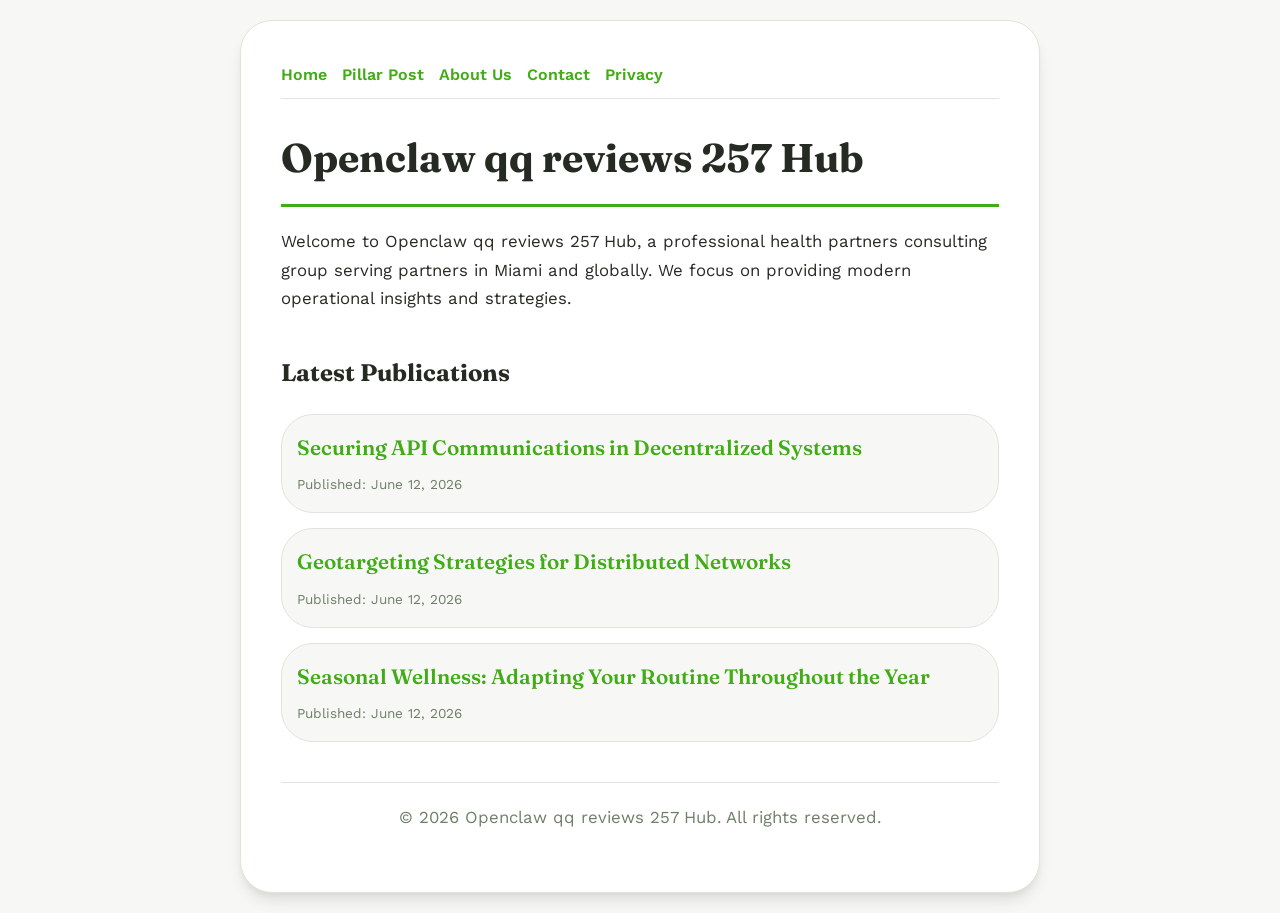
<file: index.html>
<!DOCTYPE html>
<html lang="en">
<head>
    <meta charset="UTF-8">
    <meta name="viewport" content="width=device-width, initial-scale=1.0">
    <title>Openclaw qq reviews 257 Hub | Health Partners - Miami</title>
    <meta name="description" content="Welcome to Openclaw qq reviews 257 Hub, a professional health partners consulting group serving partners in Miami and globally. We focus on providing modern operational insights and strategies.">
    <meta name="geo.region" content="US-FL" />
    <meta name="geo.placename" content="Miami" />
    <meta name="geo.position" content="25.7617;-80.1918" />
    <meta name="ICBM" content="25.7617, -80.1918" />
    <link rel="stylesheet" href="style.css">
    <script type="application/ld+json">
{
  "@context": "https://schema.org",
  "@type": "LocalBusiness",
  "name": "Openclaw qq reviews 257 Hub",
  "url": "https://openclaw-qq-reviews-257.github.io",
  "telephone": "+1-305-555-0177",
  "address": {
    "@type": "PostalAddress",
    "addressLocality": "Miami",
    "addressRegion": "FL",
    "postalCode": "33130",
    "addressCountry": "US"
  },
  "geo": {
    "@type": "GeoCoordinates",
    "latitude": 25.7617,
    "longitude": -80.1918
  }
}
</script>
</head>
<body>
    
        <div class="container" style="max-width: 800px;">
            <nav style="display: flex; gap: 15px; margin-bottom: 25px; border-bottom: 1px solid var(--border-color); padding-bottom: 10px; overflow-x: auto; flex-wrap: wrap;">
            <a href="index.html">Home</a>
            <a href="securing-api-communications-in-decentralized-systems.html">Pillar Post</a>
            <a href="about.html">About Us</a>
            <a href="contact.html">Contact</a>
            <a href="privacy.html">Privacy</a>
        </nav>
            <h1>Openclaw qq reviews 257 Hub</h1>
            <p>Welcome to Openclaw qq reviews 257 Hub, a professional health partners consulting group serving partners in Miami and globally. We focus on providing modern operational insights and strategies.</p>
            <h2 style="margin-top: 40px;">Latest Publications</h2>
            <ul style="list-style-type: none; padding-left: 0;">
                <li style="background: var(--bg-color); padding: 15px; border-radius: var(--border-radius); border: 1px solid var(--border-color); margin-bottom: 15px;">
                <h3 style="margin-bottom: 5px; font-size: 1.3rem;"><a href="securing-api-communications-in-decentralized-systems.html">Securing API Communications in Decentralized Systems</a></h3>
                <span style="font-size:0.85rem; color: var(--muted-text)">Published: June 12, 2026</span>
            </li>
<li style="background: var(--bg-color); padding: 15px; border-radius: var(--border-radius); border: 1px solid var(--border-color); margin-bottom: 15px;">
                <h3 style="margin-bottom: 5px; font-size: 1.3rem;"><a href="geotargeting-strategies-for-distributed-networks.html">Geotargeting Strategies for Distributed Networks</a></h3>
                <span style="font-size:0.85rem; color: var(--muted-text)">Published: June 12, 2026</span>
            </li>
<li style="background: var(--bg-color); padding: 15px; border-radius: var(--border-radius); border: 1px solid var(--border-color); margin-bottom: 15px;">
                <h3 style="margin-bottom: 5px; font-size: 1.3rem;"><a href="seasonal-wellness-adapting-your-routine-throughout-the-year.html">Seasonal Wellness: Adapting Your Routine Throughout the Year</a></h3>
                <span style="font-size:0.85rem; color: var(--muted-text)">Published: June 12, 2026</span>
            </li>

            </ul>
            <footer>
                <p>&copy; 2026 Openclaw qq reviews 257 Hub. All rights reserved.</p>
            </footer>
        </div>
        
</body>
</html>
</file>
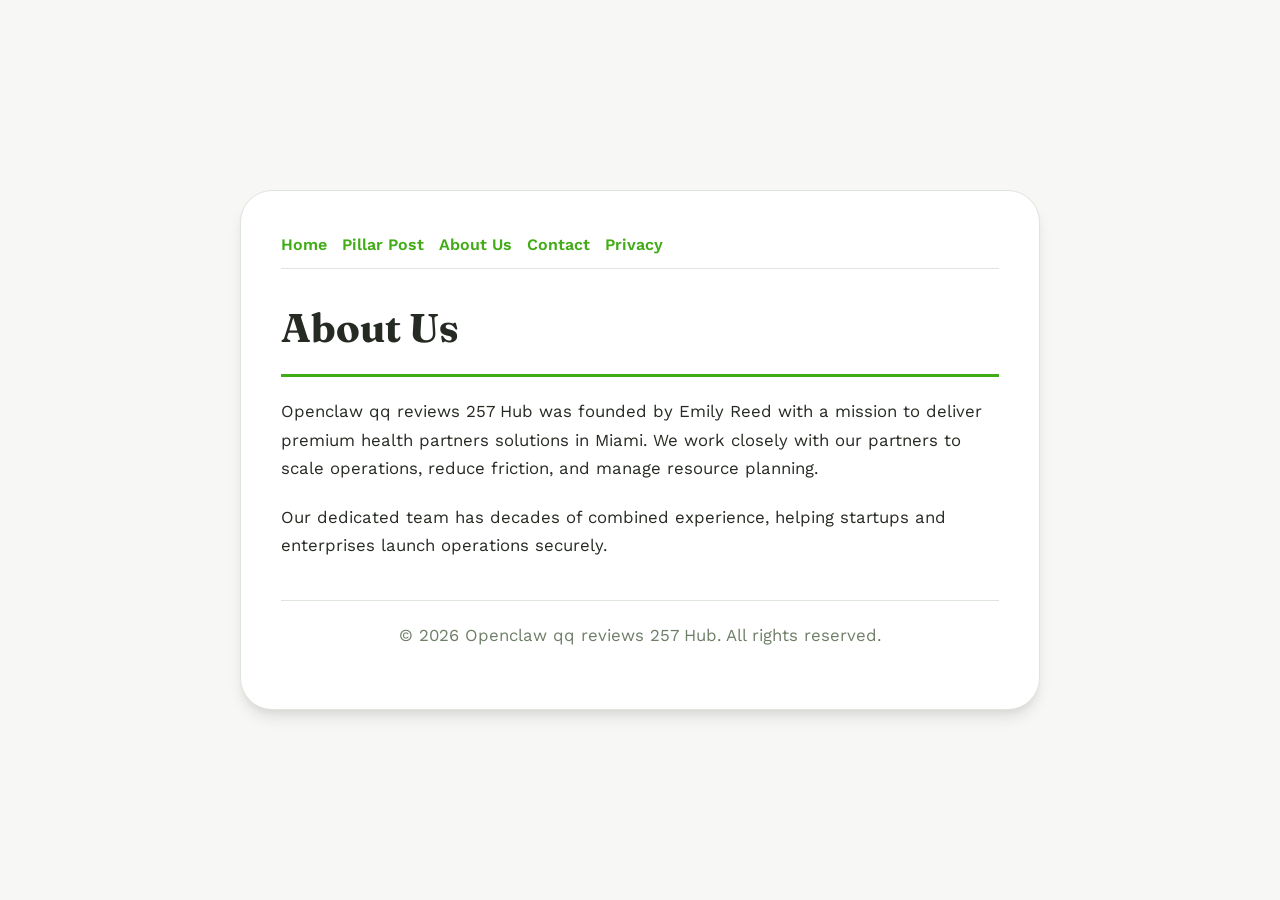
<file: about.html>
<!DOCTYPE html>
<html lang="en">
<head>
    <meta charset="UTF-8">
    <meta name="viewport" content="width=device-width, initial-scale=1.0">
    <title>About Us | Openclaw qq reviews 257 Hub</title>
    <meta name="description" content="Openclaw qq reviews 257 Hub was founded by Emily Reed with a mission to deliver premium health partners solutions in Miami. We work closely with our partners to scale operations, reduce friction, and manage resource planning.">
    <meta name="geo.region" content="US-FL" />
    <meta name="geo.placename" content="Miami" />
    <meta name="geo.position" content="25.7617;-80.1918" />
    <meta name="ICBM" content="25.7617, -80.1918" />
    <link rel="stylesheet" href="style.css">
</head>
<body>
    
        <div class="container" style="max-width: 800px;">
            <nav style="display: flex; gap: 15px; margin-bottom: 25px; border-bottom: 1px solid var(--border-color); padding-bottom: 10px; overflow-x: auto; flex-wrap: wrap;">
            <a href="index.html">Home</a>
            <a href="securing-api-communications-in-decentralized-systems.html">Pillar Post</a>
            <a href="about.html">About Us</a>
            <a href="contact.html">Contact</a>
            <a href="privacy.html">Privacy</a>
        </nav>
            <h1>About Us</h1>
            <p>Openclaw qq reviews 257 Hub was founded by Emily Reed with a mission to deliver premium health partners solutions in Miami. We work closely with our partners to scale operations, reduce friction, and manage resource planning.</p>
            <p>Our dedicated team has decades of combined experience, helping startups and enterprises launch operations securely.</p>
            <footer>
                <p>&copy; 2026 Openclaw qq reviews 257 Hub. All rights reserved.</p>
            </footer>
        </div>
        
</body>
</html>
</file>
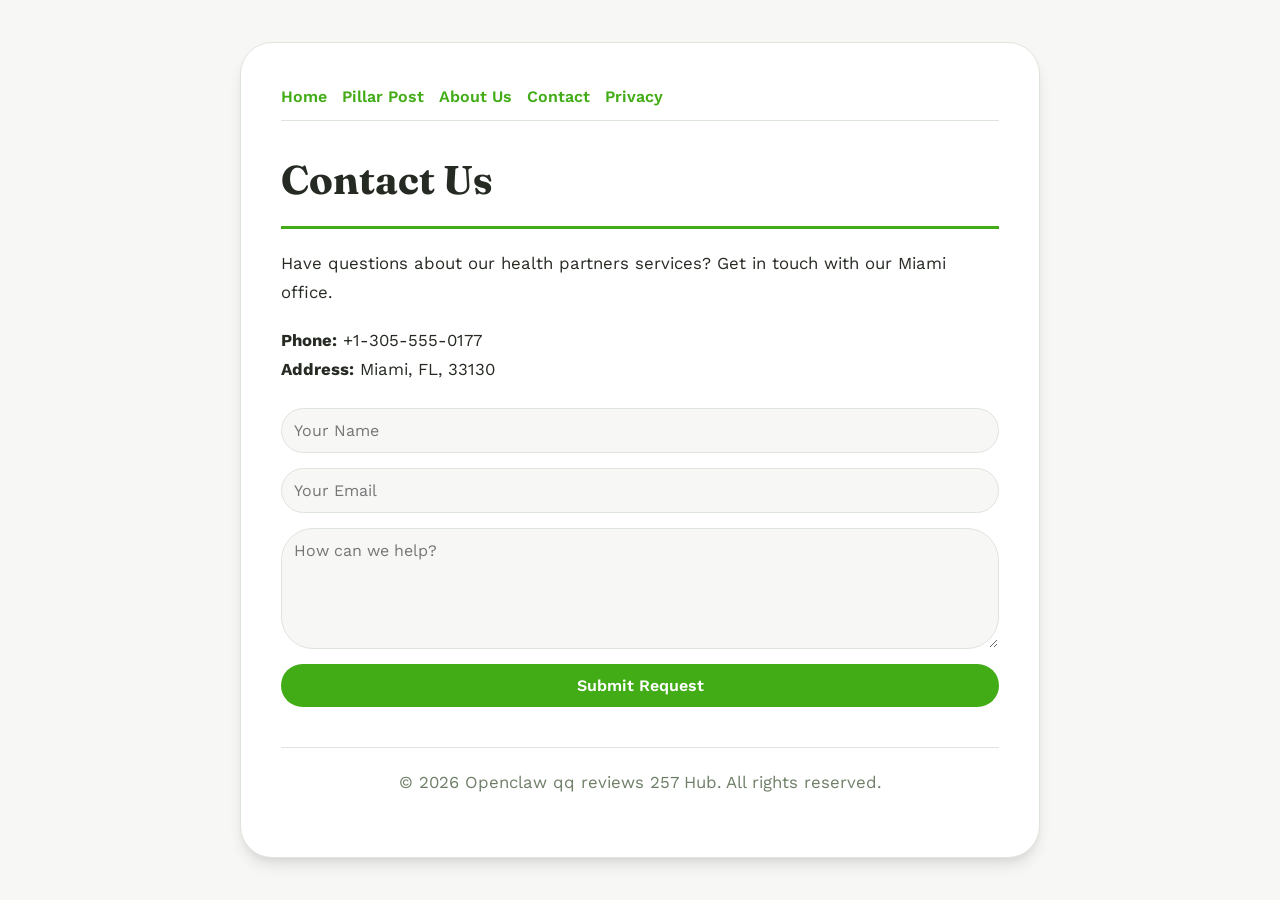
<file: contact.html>
<!DOCTYPE html>
<html lang="en">
<head>
    <meta charset="UTF-8">
    <meta name="viewport" content="width=device-width, initial-scale=1.0">
    <title>Contact Us | Openclaw qq reviews 257 Hub</title>
    <meta name="description" content="Have questions about our health partners services? Get in touch with our Miami office.">
    <meta name="geo.region" content="US-FL" />
    <meta name="geo.placename" content="Miami" />
    <meta name="geo.position" content="25.7617;-80.1918" />
    <meta name="ICBM" content="25.7617, -80.1918" />
    <link rel="stylesheet" href="style.css">
</head>
<body>
    
        <div class="container" style="max-width: 800px;">
            <nav style="display: flex; gap: 15px; margin-bottom: 25px; border-bottom: 1px solid var(--border-color); padding-bottom: 10px; overflow-x: auto; flex-wrap: wrap;">
            <a href="index.html">Home</a>
            <a href="securing-api-communications-in-decentralized-systems.html">Pillar Post</a>
            <a href="about.html">About Us</a>
            <a href="contact.html">Contact</a>
            <a href="privacy.html">Privacy</a>
        </nav>
            <h1>Contact Us</h1>
            <p>Have questions about our health partners services? Get in touch with our Miami office.</p>
            <p><strong>Phone:</strong> +1-305-555-0177<br><strong>Address:</strong> Miami, FL, 33130</p>
            <form action="https://formspree.io/f/placeholder" method="POST">
                <input type="text" name="name" placeholder="Your Name" required>
                <input type="email" name="email" placeholder="Your Email" required>
                <textarea name="message" placeholder="How can we help?" rows="5" required></textarea>
                <button type="submit">Submit Request</button>
            </form>
            <footer>
                <p>&copy; 2026 Openclaw qq reviews 257 Hub. All rights reserved.</p>
            </footer>
        </div>
        
</body>
</html>
</file>
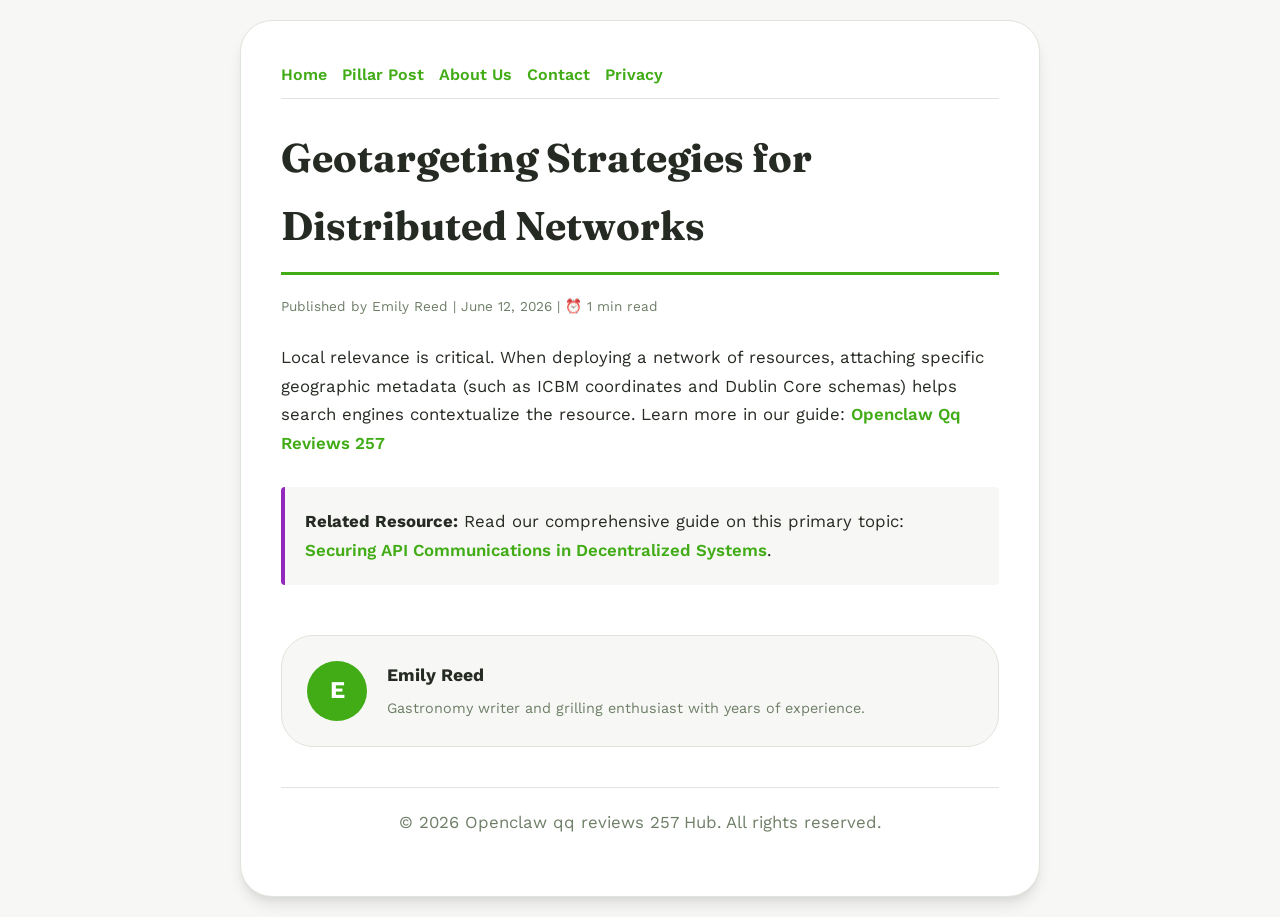
<file: geotargeting-strategies-for-distributed-networks.html>
<!DOCTYPE html>
<html lang="en">
<head>
    <meta charset="UTF-8">
    <meta name="viewport" content="width=device-width, initial-scale=1.0">
    <title>Geotargeting Strategies for Distributed Networks - Openclaw qq reviews 257 Hub</title>
    <meta name="description" content="Geotargeting Strategies for Distributed Networks">
    <meta name="geo.region" content="US-FL" />
    <meta name="geo.placename" content="Miami" />
    <meta name="geo.position" content="25.7617;-80.1918" />
    <meta name="ICBM" content="25.7617, -80.1918" />
    <link rel="stylesheet" href="style.css">
</head>
<body>
    
            <div class="container" style="max-width: 800px;">
                <nav style="display: flex; gap: 15px; margin-bottom: 25px; border-bottom: 1px solid var(--border-color); padding-bottom: 10px; overflow-x: auto; flex-wrap: wrap;">
            <a href="index.html">Home</a>
            <a href="securing-api-communications-in-decentralized-systems.html">Pillar Post</a>
            <a href="about.html">About Us</a>
            <a href="contact.html">Contact</a>
            <a href="privacy.html">Privacy</a>
        </nav>
                <h1>Geotargeting Strategies for Distributed Networks</h1>
                <div style="font-size:0.85rem; color: var(--muted-text); margin-bottom: 25px;">
                    Published by Emily Reed | June 12, 2026 | ⏰ 1 min read
                </div>
                <article style="margin-top: 20px;">
                    <p>Local relevance is critical. When deploying a network of resources, attaching specific geographic metadata (such as ICBM coordinates and Dublin Core schemas) helps search engines contextualize the resource. Learn more in our guide: <a href="https://dwnldfullmovie-create.github.io/openclaw-qq-zone-151/innovations-in-digital-operations-and-cloud-infrastructure.html">Openclaw Qq Reviews 257</a></p>
                    <div class="link-resource" style="margin-top: 30px; padding: 20px; border-left: 4px solid var(--accent-color); background: var(--bg-color); border-radius: 4px;"><p style="margin: 0;"><strong>Related Resource:</strong> Read our comprehensive guide on this primary topic: <a href="securing-api-communications-in-decentralized-systems.html">Securing API Communications in Decentralized Systems</a>.</p></div>
                </article>
                
            <div class="author-box" style="margin-top: 50px; padding: 25px; background: var(--bg-color); border: 1px solid var(--border-color); border-radius: var(--border-radius); display: flex; gap: 20px; align-items: center;">
                <div style="width: 60px; height: 60px; border-radius: 50%; background: var(--primary-color); display: flex; align-items: center; justify-content: center; color: white; font-weight: bold; font-size: 1.5rem;">E</div>
                <div>
                    <h4 style="margin-bottom: 5px; font-weight: bold; font-size: 1.1rem;">Emily Reed</h4>
                    <p style="margin: 0; font-size: 0.9rem; color: var(--muted-text);">Gastronomy writer and grilling enthusiast with years of experience.</p>
                </div>
            </div>
            
                <footer>
                    <p>&copy; 2026 Openclaw qq reviews 257 Hub. All rights reserved.</p>
                </footer>
            </div>
            
</body>
</html>
</file>
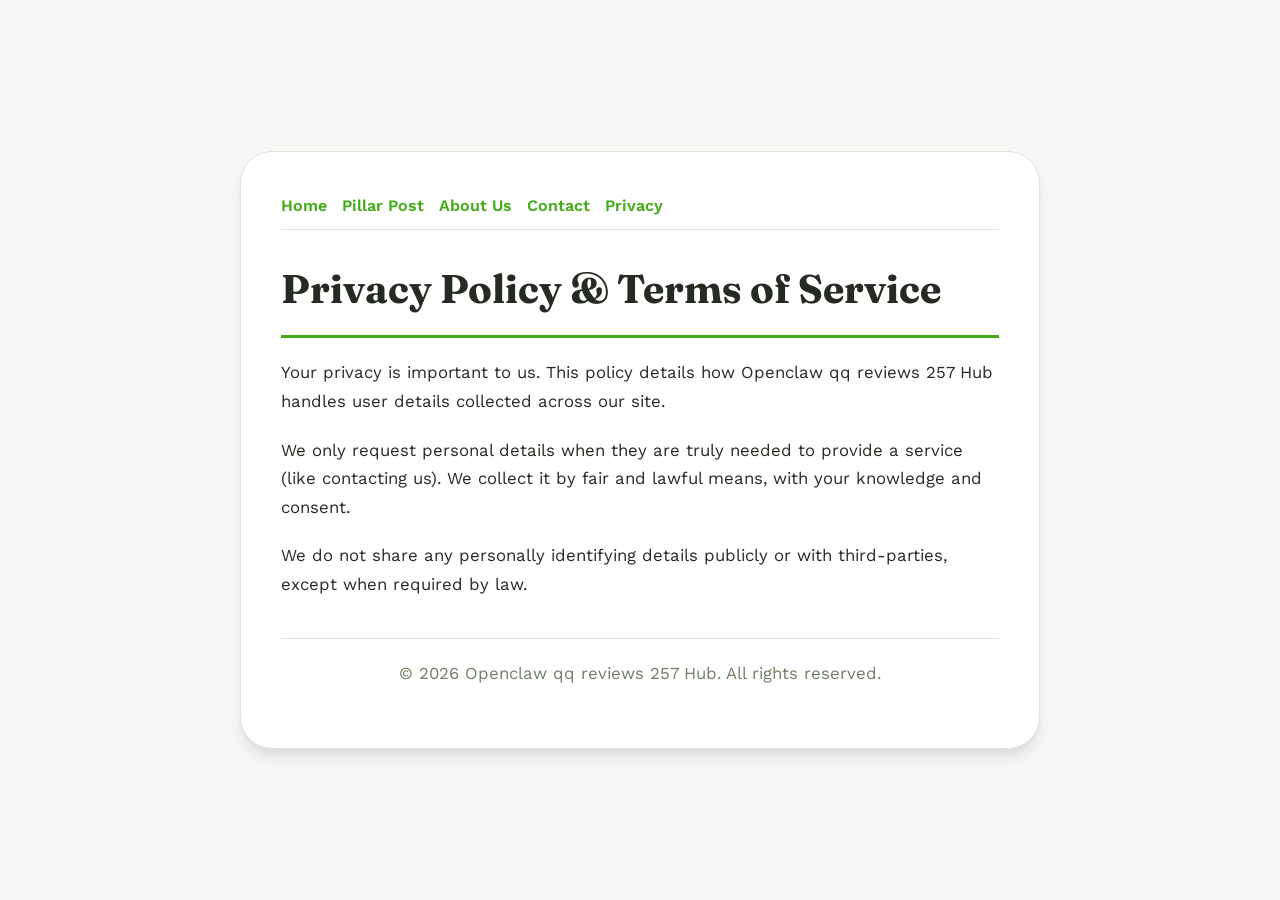
<file: privacy.html>
<!DOCTYPE html>
<html lang="en">
<head>
    <meta charset="UTF-8">
    <meta name="viewport" content="width=device-width, initial-scale=1.0">
    <title>Privacy Policy & Terms of Service - Openclaw qq reviews 257 Hub</title>
    <meta name="description" content="Your privacy is important to us. This policy details how Openclaw qq reviews 257 Hub handles user details collected across our site.">
    <meta name="geo.region" content="US-FL" />
    <meta name="geo.placename" content="Miami" />
    <meta name="geo.position" content="25.7617;-80.1918" />
    <meta name="ICBM" content="25.7617, -80.1918" />
    <link rel="stylesheet" href="style.css">
</head>
<body>
    
        <div class="container" style="max-width: 800px;">
            <nav style="display: flex; gap: 15px; margin-bottom: 25px; border-bottom: 1px solid var(--border-color); padding-bottom: 10px; overflow-x: auto; flex-wrap: wrap;">
            <a href="index.html">Home</a>
            <a href="securing-api-communications-in-decentralized-systems.html">Pillar Post</a>
            <a href="about.html">About Us</a>
            <a href="contact.html">Contact</a>
            <a href="privacy.html">Privacy</a>
        </nav>
            <h1>Privacy Policy & Terms of Service</h1>
            <p>Your privacy is important to us. This policy details how Openclaw qq reviews 257 Hub handles user details collected across our site.</p>
            <p>We only request personal details when they are truly needed to provide a service (like contacting us). We collect it by fair and lawful means, with your knowledge and consent.</p>
            <p>We do not share any personally identifying details publicly or with third-parties, except when required by law.</p>
            <footer>
                <p>&copy; 2026 Openclaw qq reviews 257 Hub. All rights reserved.</p>
            </footer>
        </div>
        
</body>
</html>
</file>
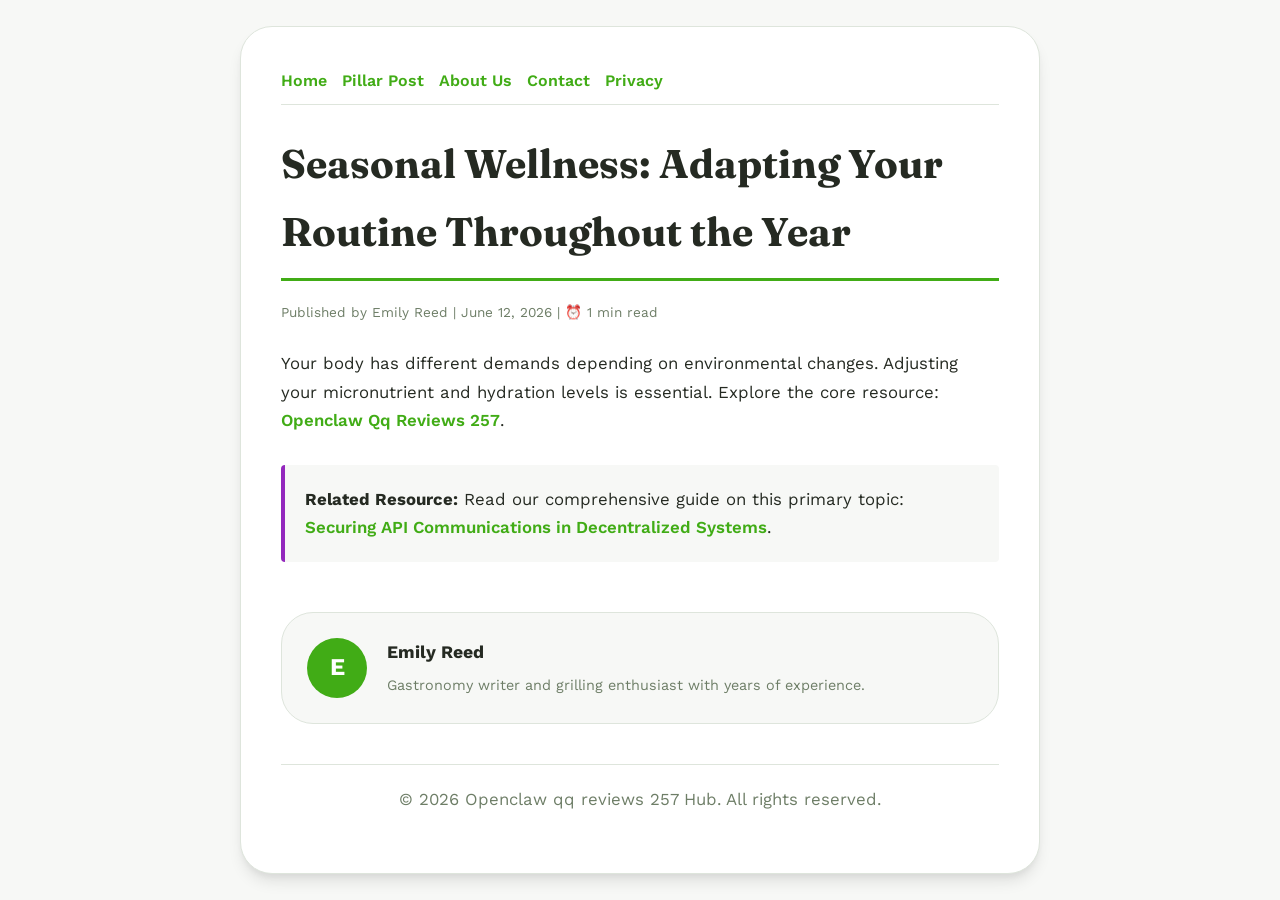
<file: seasonal-wellness-adapting-your-routine-throughout-the-year.html>
<!DOCTYPE html>
<html lang="en">
<head>
    <meta charset="UTF-8">
    <meta name="viewport" content="width=device-width, initial-scale=1.0">
    <title>Seasonal Wellness: Adapting Your Routine Throughout the Year - Openclaw qq reviews 257 Hub</title>
    <meta name="description" content="Seasonal Wellness: Adapting Your Routine Throughout the Year">
    <meta name="geo.region" content="US-FL" />
    <meta name="geo.placename" content="Miami" />
    <meta name="geo.position" content="25.7617;-80.1918" />
    <meta name="ICBM" content="25.7617, -80.1918" />
    <link rel="stylesheet" href="style.css">
</head>
<body>
    
            <div class="container" style="max-width: 800px;">
                <nav style="display: flex; gap: 15px; margin-bottom: 25px; border-bottom: 1px solid var(--border-color); padding-bottom: 10px; overflow-x: auto; flex-wrap: wrap;">
            <a href="index.html">Home</a>
            <a href="securing-api-communications-in-decentralized-systems.html">Pillar Post</a>
            <a href="about.html">About Us</a>
            <a href="contact.html">Contact</a>
            <a href="privacy.html">Privacy</a>
        </nav>
                <h1>Seasonal Wellness: Adapting Your Routine Throughout the Year</h1>
                <div style="font-size:0.85rem; color: var(--muted-text); margin-bottom: 25px;">
                    Published by Emily Reed | June 12, 2026 | ⏰ 1 min read
                </div>
                <article style="margin-top: 20px;">
                    <p>Your body has different demands depending on environmental changes. Adjusting your micronutrient and hydration levels is essential. Explore the core resource: <a href="https://dwnldfullmovie-create.github.io/openclaw-qq-zone-151/innovations-in-digital-operations-and-cloud-infrastructure.html">Openclaw Qq Reviews 257</a>.</p>
                    <div class="link-resource" style="margin-top: 30px; padding: 20px; border-left: 4px solid var(--accent-color); background: var(--bg-color); border-radius: 4px;"><p style="margin: 0;"><strong>Related Resource:</strong> Read our comprehensive guide on this primary topic: <a href="securing-api-communications-in-decentralized-systems.html">Securing API Communications in Decentralized Systems</a>.</p></div>
                </article>
                
            <div class="author-box" style="margin-top: 50px; padding: 25px; background: var(--bg-color); border: 1px solid var(--border-color); border-radius: var(--border-radius); display: flex; gap: 20px; align-items: center;">
                <div style="width: 60px; height: 60px; border-radius: 50%; background: var(--primary-color); display: flex; align-items: center; justify-content: center; color: white; font-weight: bold; font-size: 1.5rem;">E</div>
                <div>
                    <h4 style="margin-bottom: 5px; font-weight: bold; font-size: 1.1rem;">Emily Reed</h4>
                    <p style="margin: 0; font-size: 0.9rem; color: var(--muted-text);">Gastronomy writer and grilling enthusiast with years of experience.</p>
                </div>
            </div>
            
                <footer>
                    <p>&copy; 2026 Openclaw qq reviews 257 Hub. All rights reserved.</p>
                </footer>
            </div>
            
</body>
</html>
</file>
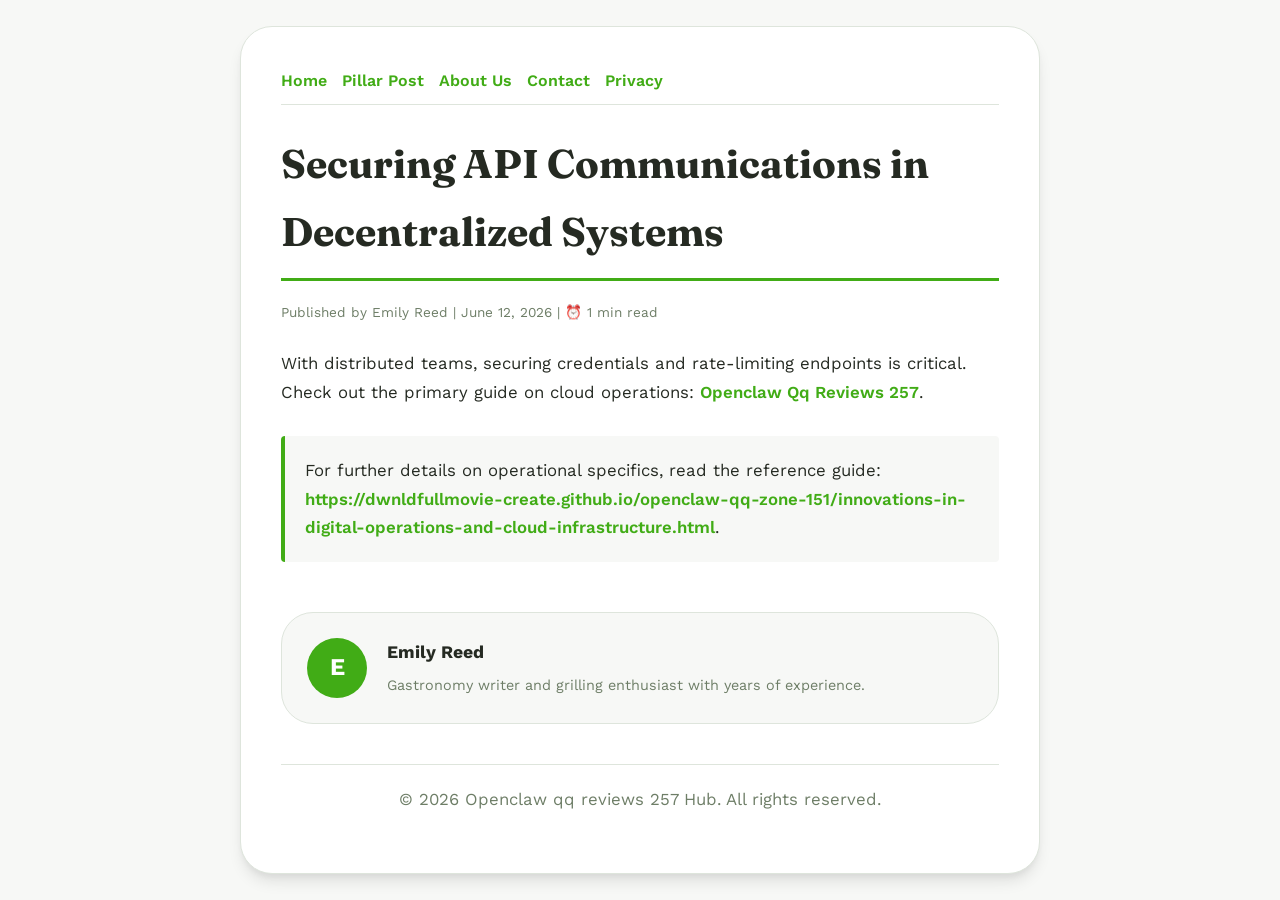
<file: securing-api-communications-in-decentralized-systems.html>
<!DOCTYPE html>
<html lang="en">
<head>
    <meta charset="UTF-8">
    <meta name="viewport" content="width=device-width, initial-scale=1.0">
    <title>Securing API Communications in Decentralized Systems - Openclaw qq reviews 257 Hub</title>
    <meta name="description" content="Securing API Communications in Decentralized Systems">
    <meta name="geo.region" content="US-FL" />
    <meta name="geo.placename" content="Miami" />
    <meta name="geo.position" content="25.7617;-80.1918" />
    <meta name="ICBM" content="25.7617, -80.1918" />
    <link rel="stylesheet" href="style.css">
</head>
<body>
    
            <div class="container" style="max-width: 800px;">
                <nav style="display: flex; gap: 15px; margin-bottom: 25px; border-bottom: 1px solid var(--border-color); padding-bottom: 10px; overflow-x: auto; flex-wrap: wrap;">
            <a href="index.html">Home</a>
            <a href="securing-api-communications-in-decentralized-systems.html">Pillar Post</a>
            <a href="about.html">About Us</a>
            <a href="contact.html">Contact</a>
            <a href="privacy.html">Privacy</a>
        </nav>
                <h1>Securing API Communications in Decentralized Systems</h1>
                <div style="font-size:0.85rem; color: var(--muted-text); margin-bottom: 25px;">
                    Published by Emily Reed | June 12, 2026 | ⏰ 1 min read
                </div>
                <article style="margin-top: 20px;">
                    <p>With distributed teams, securing credentials and rate-limiting endpoints is critical. Check out the primary guide on cloud operations: <a href="https://dwnldfullmovie-create.github.io/openclaw-qq-zone-151/innovations-in-digital-operations-and-cloud-infrastructure.html">Openclaw Qq Reviews 257</a>.</p>
                    <div class="link-resource" style="margin-top: 30px; padding: 20px; border-left: 4px solid var(--primary-color); background: var(--bg-color); border-radius: 4px;"><p style="margin: 0;">For further details on operational specifics, read the reference guide: <strong><a href="https://dwnldfullmovie-create.github.io/openclaw-qq-zone-151/innovations-in-digital-operations-and-cloud-infrastructure.html">https://dwnldfullmovie-create.github.io/openclaw-qq-zone-151/innovations-in-digital-operations-and-cloud-infrastructure.html</a></strong>.</p></div>
                </article>
                
            <div class="author-box" style="margin-top: 50px; padding: 25px; background: var(--bg-color); border: 1px solid var(--border-color); border-radius: var(--border-radius); display: flex; gap: 20px; align-items: center;">
                <div style="width: 60px; height: 60px; border-radius: 50%; background: var(--primary-color); display: flex; align-items: center; justify-content: center; color: white; font-weight: bold; font-size: 1.5rem;">E</div>
                <div>
                    <h4 style="margin-bottom: 5px; font-weight: bold; font-size: 1.1rem;">Emily Reed</h4>
                    <p style="margin: 0; font-size: 0.9rem; color: var(--muted-text);">Gastronomy writer and grilling enthusiast with years of experience.</p>
                </div>
            </div>
            
                <footer>
                    <p>&copy; 2026 Openclaw qq reviews 257 Hub. All rights reserved.</p>
                </footer>
            </div>
            
</body>
</html>
</file>
<file: style.css>
@import url('https://fonts.googleapis.com/css2?family=Fraunces:wght@700&family=Work+Sans:wght@400;600&display=swap');

:root {
    --bg-color: hsl(103, 15%, 97%);
    --card-bg: hsl(103, 15%, 100%);
    --text-color: hsl(103, 10%, 15%);
    --muted-text: hsl(103, 10%, 45%);
    --primary-color: hsl(103, 77%, 38%);
    --accent-color: hsl(283, 65%, 45%);
    --border-color: hsl(103, 15%, 88%);
    --border-radius: 32px;
    --shadow: 0 10px 15px -3px rgba(0, 0, 0, 0.1), 0 4px 6px -2px rgba(0, 0, 0, 0.05);
    --font-headline: 'Fraunces', sans-serif;
    --font-body: 'Work Sans', sans-serif;
}

* {
    box-sizing: border-box;
    margin: 0;
    padding: 0;
}

body {
    background-color: var(--bg-color);
    color: var(--text-color);
    font-family: var(--font-body);
    line-height: 1.7;
    padding: 20px;
    display: flex;
    justify-content: center;
    min-height: 100vh;
}

a {
    color: var(--primary-color);
    text-decoration: none;
    font-weight: 600;
    transition: color 0.2s ease;
}

a:hover {
    color: var(--accent-color);
    text-decoration: underline;
}

.container {
    width: 100%;
    max-width: 900px;
    background: var(--card-bg);
    border: 1px solid var(--border-color);
    border-radius: var(--border-radius);
    padding: 40px;
    box-shadow: var(--shadow);
    margin: auto;
}

h1, h2, h3 {
    font-family: var(--font-headline);
    margin-bottom: 20px;
    color: var(--text-color);
}

h1 {
    font-size: 2.5rem;
    border-bottom: 3px solid var(--primary-color);
    padding-bottom: 12px;
}

p {
    margin-bottom: 20px;
    font-size: 1.05rem;
}

ul {
    margin-bottom: 20px;
    padding-left: 20px;
}

li {
    margin-bottom: 8px;
}

form {
    display: flex;
    flex-direction: column;
    gap: 15px;
    margin-top: 25px;
}

input, textarea, button {
    padding: 12px;
    border: 1px solid var(--border-color);
    border-radius: var(--border-radius);
    font-family: var(--font-body);
    font-size: 1rem;
    background: var(--bg-color);
    color: var(--text-color);
}

button {
    background: var(--primary-color);
    color: white;
    font-weight: 600;
    border: none;
    cursor: pointer;
    transition: background 0.2s ease;
}

button:hover {
    background: var(--accent-color);
}

footer {
    margin-top: 40px;
    border-top: 1px solid var(--border-color);
    padding-top: 20px;
    font-size: 0.9rem;
    color: var(--muted-text);
    text-align: center;
}
</file>
